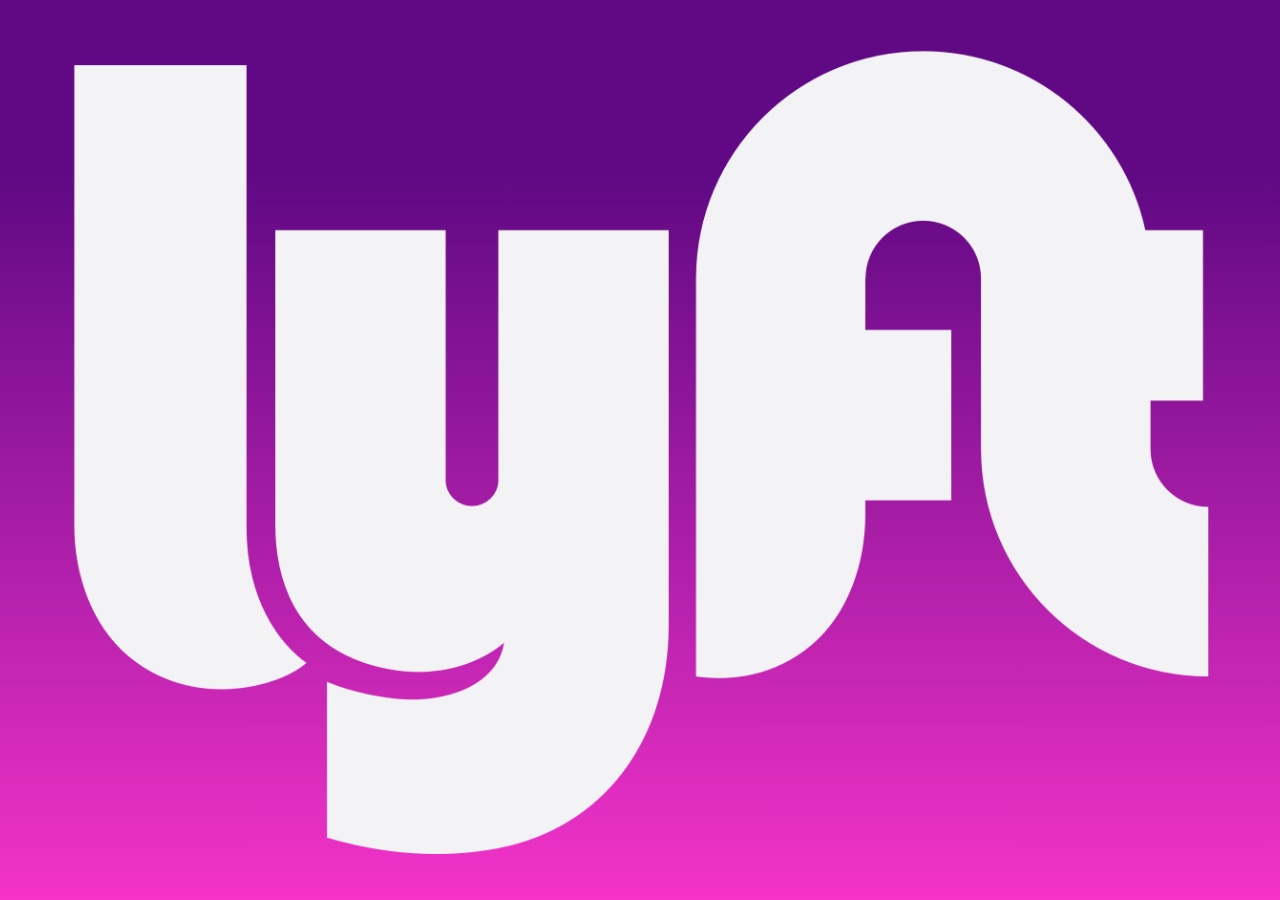
<file: index.html>
<!DOCTYPE html>
<html lang="en">
<head>
  <meta charset="UTF-8">
  <meta name="viewport" content="width=device-width, initial-scale=1.0">
  <meta http-equiv="X-UA-Compatible" content="ie=edge">
  <link rel="shortcut icon" type="image/png" href="assets/images/logo-magenta.png">  
  <link rel="stylesheet" href="vendors/bootstrap/css/bootstrap.min.css">
  <link rel="stylesheet" href="css/main.css">
  <title>Lyft</title>
</head>
<body class="grad70">
  <main class="container-flex-column vh100">
    <div class="container">
      <div class="row">
        <div class="col-xs-12">
          <img src="assets/images/logo-white.png" alt="logo" class="img-responsive">
        </div>
      </div>
    </div>
  </main>


  <script src="vendors/jquery/jquery-3.2.1.min.js"></script>
  <script type="text/javascript" src="vendors/bootstrap/js/bootstrap.min.js"></script>    
	<script src="js/app.js"></script>
</body>
</html>
</file>
<file: css/main.css>
body {
  font-family: 'Roboto', sans-serif;
}

/* Reutilizables */

.vh100 {
  height: 100vh;
}

.container-flex-column {
  display: flex;
  flex-direction: column;
  justify-content: center;
  padding: 2em;
}

.background {
  background-position: center center;
  background-repeat: no-repeat;
  background-size: cover;
}

.white {
  color: #ffffff;
}

.no-padding {
  padding: 0;
}

/* Index */

.grad70 {
  background: linear-gradient(rgb(97, 9, 132) 20%, rgb(244, 51, 202));
}

/* Register */

.lyft {
  background-image: url('../assets/images/lyft-background.jpg');
}

.logo-white {
  height: 40px;
  width: 60px;
}

.logo-magenta {
  height: 300px;
  margin-top: 25%;
  width: 100%;
}

.btns {
margin-top: 140px; 
}

.button {
  background-color: transparent;
  border: 1px solid white;
  border-radius: 5px;
  font-size: 1.5rem;
  padding: 2rem 3rem;
}

/* Sign Up */

.btn-circle {
  border: 2px solid black;
  border-radius: 50px;
  color: black;
  display: inline-block;
  padding: 0.5rem;
  width: 30px;
}

.input-modif {
  display: inline-block;
  width: 80%;
}

.small-img {
  height: 20px;
  width: 20px;
}

.signup {
  background-color: silver;
  padding: 1.5rem 0;
  width: 100%;
}
</file>
